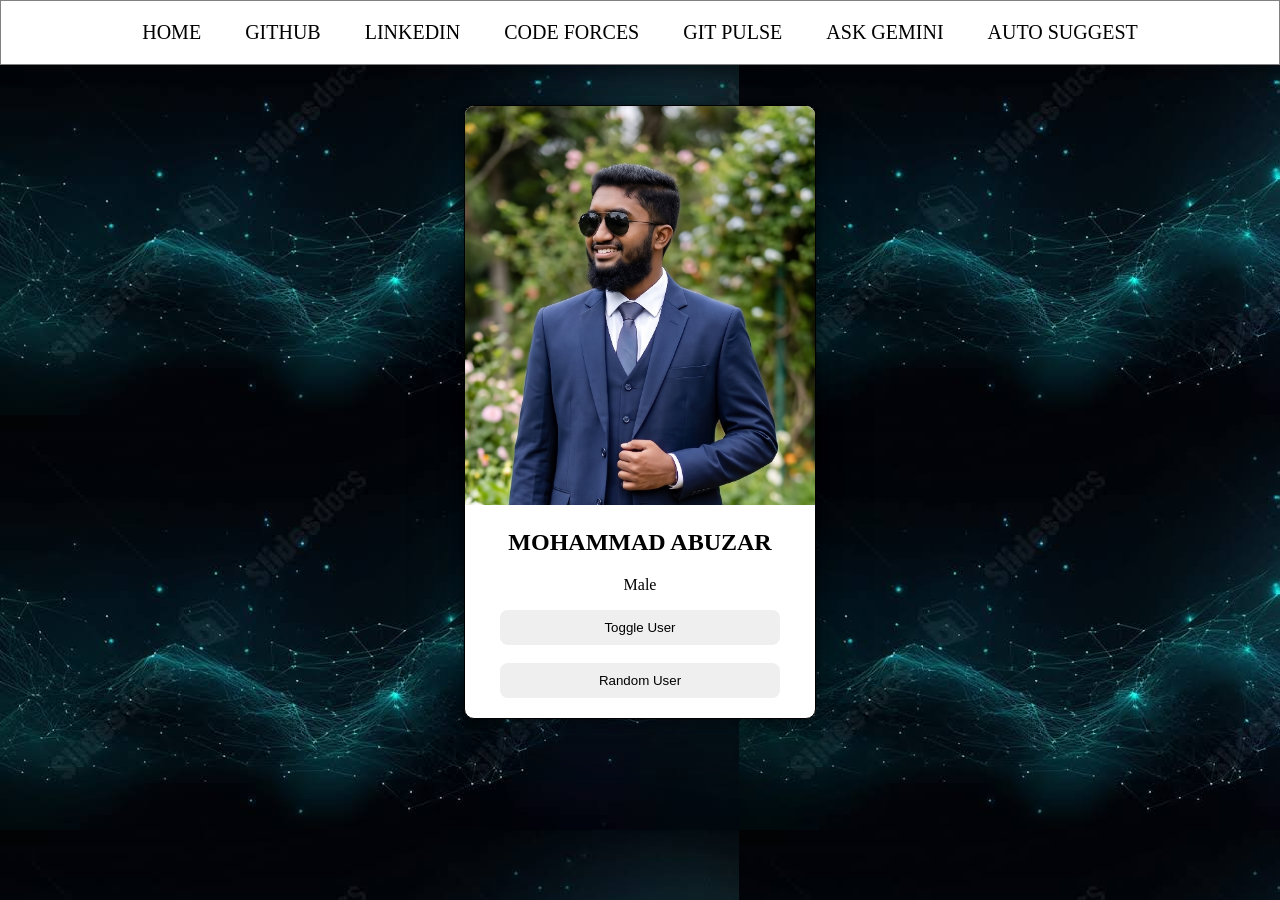
<file: target/classes/static/index.html>
<!DOCTYPE html>
<html lang="en">
<head>
    <meta charset="UTF-8">
    <meta name="viewport" content="width=device-width, initial-scale=1.0">
    <title>Document</title>
    <link rel="stylesheet" href="index.css">
</head>
<body>
   <div class="navbar">
        <a href="" target="_blank">HOME</a>
        <a href="https://github.com/MOHAMMED-ABUZAR317" target="_blank">GITHUB</a>
        <a href="https://www.linkedin.com/in/mohammed-abuzar-9061a1375/" target="_blank">LINKEDIN</a>
        <a href="codeforces-stats.html" target="_blank">CODE FORCES</a>
        <a href="gitpulse.html" target="_blank">GIT PULSE</a>
        <a href="ask-gemini.html" target="_blank">ASK GEMINI</a>
        <a href="autosuggest.html" target="_blank">AUTO SUGGEST</a>
    </div>
    
     <div class="card">
<img id="user-image" src="passport photo.png" alt="image not found">
    <h2 id="user-name">MOHAMMAD ABUZAR</h2>
    <p id="user-gender">Male</p>
    <button onclick="ToggleUser()">Toggle User</button>
    <br>
    <br>
    <button onclick="RandomUser()">Random User</button>
        </div>
       
    <script src="index.js"></script>
</body>
</html>
</file>
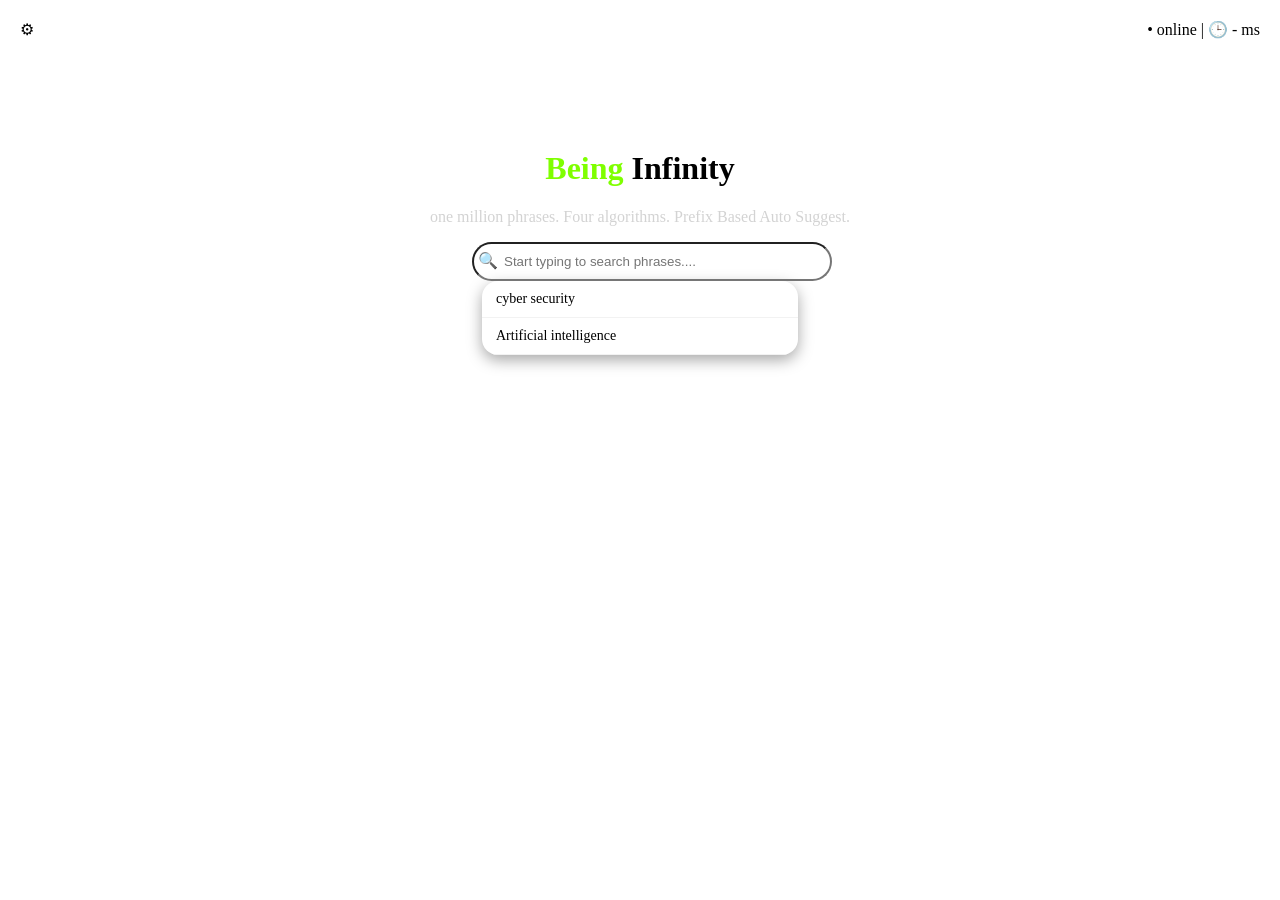
<file: target/classes/static/autosuggest.html>
<!DOCTYPE html>
<html lang="en">
<head>
    <meta charset="UTF-8">
    <meta name="viewport" content="width=device-width, initial-scale=1.0">
    <title>AUTO SUGGEST</title>
    <style>
        body{
            text-align: center;
            align-items: right;
        }
        .gear{
            position: fixed;
            top: 20px;
            left:20px;
        }
        .pill{
            position: fixed;
            top: 20px;
            right: 20px;
        }
        .logo{
            margin-top: 150px;
            font-weight: bold;
        }
        .being{
            color:chartreuse;
        }
        .tag-line{
            color:lightgray;
        }

        .search-icon{
        position:relative;
        left: 30px;
        }
        .bar{
            border-radius: 60px;
            position: relative;
            padding: 10px;
            padding-left: 30px;
            width :25%;
            background-color: transparent;
        }
        
            .searchbox-suggestions {
           width:25%;
           border-radius : 16px;
            text-align:left;
            overflow:hidden;
            margin: auto;
            border-color:black;
            padding-left: auto;
            padding-right:auto;
            box-shadow: rgba(0, 0, 0, 0.35) 0px 5px 15px;  
        }
         .suggestion {
            padding: 10px 14px;
            border-bottom: 1px solid #f2f2f2;
            font-size: 14px;
        }
        </style>
    
</head>
<body>
    <span class="gear">&#x2699;</span>
    <span class ="pill">&#8226; online | &#x1F552; - ms</span>
    <h1 class = "logo">
        <span class = "being">Being</span>
        <span = class = "infinity">Infinity</span>
    </h1>
    <p class = "tag-line">one million phrases. Four algorithms. Prefix Based Auto Suggest.</p>
    <span class="search-icon"> &#128269;</span>
    <input class="bar" type="text" placeholder="Start typing to search phrases....">
        <div class = "searchbox-suggestions">
        <div class = "suggestion">cyber security</div>
        <div class = "suggestion ">Artificial intelligence</div>
        </div>
    <script>    

    </script>
</body>
</html>
</file>
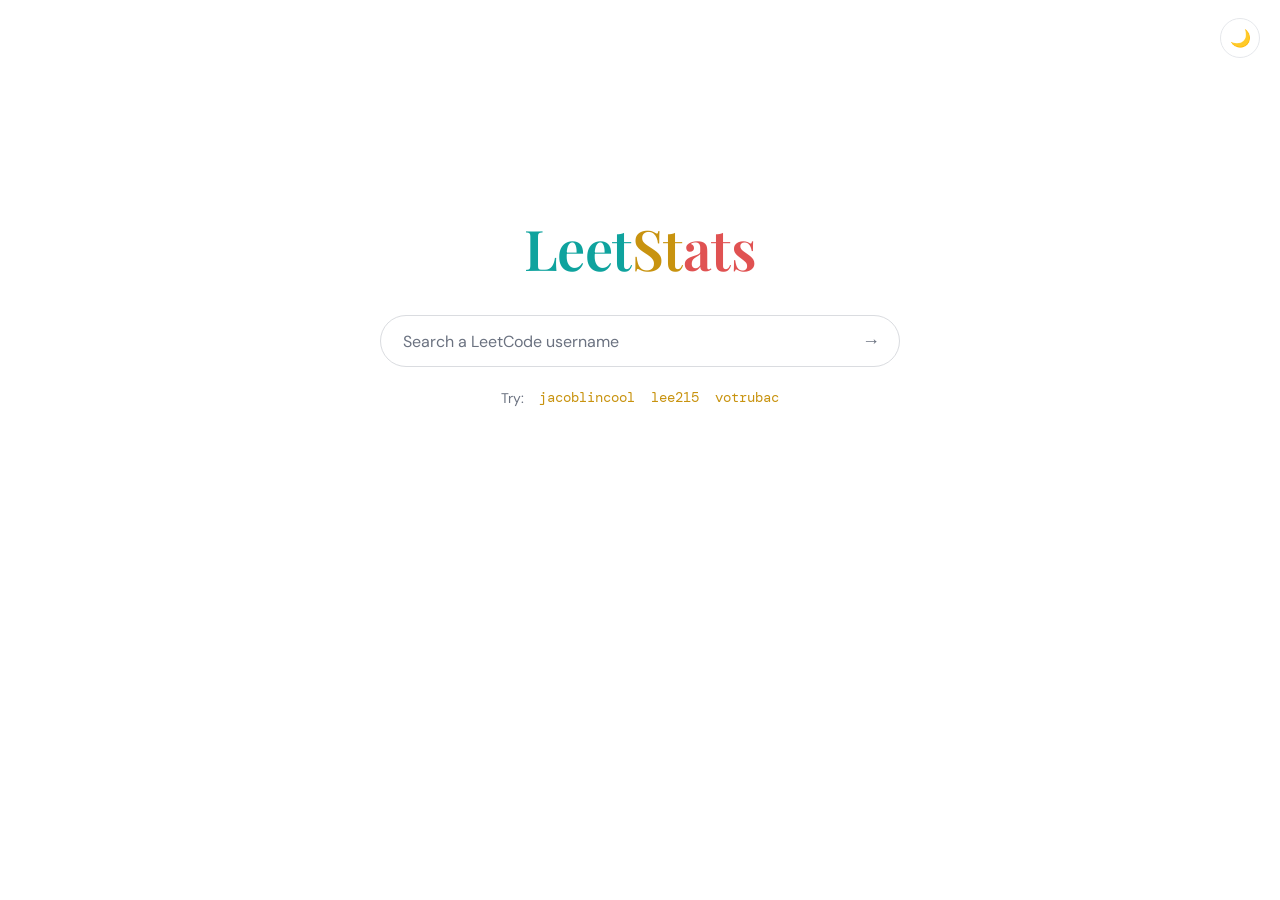
<file: target/classes/static/leetcode-stats.html>
<!DOCTYPE html>
<html lang="en" data-theme="light">
<head>
<meta charset="UTF-8">
<meta name="viewport" content="width=device-width, initial-scale=1.0">
<title>LeetStats</title>
<link rel="preconnect" href="https://fonts.googleapis.com">
<link rel="preconnect" href="https://fonts.gstatic.com" crossorigin>
<link href="https://fonts.googleapis.com/css2?family=Playfair+Display:wght@600&family=DM+Sans:wght@400;500;700&family=DM+Mono:wght@400;500&display=swap" rel="stylesheet">
<style>
  :root, [data-theme="light"] {
    --bg: #ffffff;
    --text: #1f2328;
    --muted: #6b7280;
    --line: #e5e7eb;
    --surface: #ffffff;
    --input-border: #dadce0;
    --input-shadow: rgba(32, 33, 36, 0.12);
    --track: #f0f1f3;
    --easy: #0fa39e;
    --medium: #c8930f;
    --hard: #e05252;
    --accent: #c8930f;
    --card-shadow: 0 1px 3px rgba(32, 33, 36, 0.08), 0 8px 28px rgba(32, 33, 36, 0.06);
  }
  [data-theme="dark"] {
    --bg: #0a0b0d;
    --text: #e9e7e2;
    --muted: #8b8f98;
    --line: rgba(255, 255, 255, 0.09);
    --surface: #121418;
    --input-border: rgba(255, 255, 255, 0.14);
    --input-shadow: rgba(0, 0, 0, 0.5);
    --track: rgba(255, 255, 255, 0.08);
    --easy: #3ddad7;
    --medium: #e3b341;
    --hard: #ff6b6b;
    --accent: #e3b341;
    --card-shadow: 0 20px 50px rgba(0, 0, 0, 0.45);
  }

  * { margin: 0; padding: 0; box-sizing: border-box; }

  html, body { height: 100%; }

  body {
    background: var(--bg);
    color: var(--text);
    font-family: "DM Sans", system-ui, sans-serif;
    display: flex;
    flex-direction: column;
    align-items: center;
    transition: background 0.25s, color 0.25s;
  }

  /* theme toggle, top right */
  .theme-toggle {
    position: fixed;
    top: 18px;
    right: 20px;
    width: 40px;
    height: 40px;
    border-radius: 50%;
    border: 1px solid var(--line);
    background: var(--surface);
    color: var(--text);
    font-size: 17px;
    cursor: pointer;
    display: flex;
    align-items: center;
    justify-content: center;
    transition: background 0.25s, border-color 0.25s, transform 0.15s;
    z-index: 10;
  }
  .theme-toggle:hover { transform: scale(1.06); }
  .theme-toggle:focus-visible { outline: 2px solid var(--accent); outline-offset: 2px; }

  main {
    width: 100%;
    max-width: 640px;
    padding: 0 24px 64px;
    display: flex;
    flex-direction: column;
    align-items: center;
    /* Google-style: sits a bit above vertical center when idle */
    margin-top: clamp(96px, 24vh, 210px);
    transition: margin-top 0.45s cubic-bezier(0.3, 0.8, 0.3, 1);
  }
  body.has-result main { margin-top: 72px; }

  .wordmark {
    font-family: "Playfair Display", serif;
    font-weight: 600;
    font-size: clamp(40px, 8vw, 56px);
    letter-spacing: -0.01em;
    margin-bottom: 30px;
    user-select: none;
  }
  .wordmark .l { color: var(--easy); }
  .wordmark .e { color: var(--medium); }
  .wordmark .t { color: var(--hard); }

  /* search */
  .search {
    width: 100%;
    max-width: 520px;
    display: flex;
    align-items: center;
    gap: 12px;
    background: var(--surface);
    border: 1px solid var(--input-border);
    border-radius: 999px;
    padding: 0 8px 0 22px;
    height: 52px;
    transition: box-shadow 0.2s, border-color 0.2s, background 0.25s;
  }
  .search:focus-within {
    box-shadow: 0 2px 10px var(--input-shadow);
    border-color: transparent;
  }
  [data-theme="dark"] .search:focus-within { border-color: var(--accent); box-shadow: none; }

  .search input {
    flex: 1;
    min-width: 0;
    border: none;
    outline: none;
    background: transparent;
    color: var(--text);
    font-family: "DM Mono", monospace;
    font-size: 16px;
  }
  .search input::placeholder { color: var(--muted); font-family: "DM Sans", sans-serif; }

  .search button {
    border: none;
    background: transparent;
    color: var(--muted);
    font-size: 18px;
    width: 40px;
    height: 40px;
    border-radius: 50%;
    cursor: pointer;
    display: flex;
    align-items: center;
    justify-content: center;
    transition: color 0.15s, background 0.15s;
  }
  .search button:hover { color: var(--accent); background: var(--track); }
  .search button:focus-visible { outline: 2px solid var(--accent); outline-offset: 1px; }
  .search button:disabled { opacity: 0.45; cursor: wait; }

  .try {
    margin-top: 20px;
    font-size: 14px;
    color: var(--muted);
    display: flex;
    gap: 14px;
    align-items: center;
    flex-wrap: wrap;
    justify-content: center;
  }
  .try button {
    background: none;
    border: none;
    padding: 2px 1px;
    color: var(--accent);
    font-family: "DM Mono", monospace;
    font-size: 13.5px;
    cursor: pointer;
    border-bottom: 1px dashed transparent;
    transition: border-color 0.15s;
  }
  .try button:hover { border-bottom-color: var(--accent); }
  .try button:focus-visible { outline: 2px solid var(--accent); outline-offset: 2px; }

  /* states */
  .loader {
    margin-top: 52px;
    width: 34px; height: 34px;
    border: 3px solid var(--track);
    border-top-color: var(--accent);
    border-radius: 50%;
    animation: spin 0.8s linear infinite;
  }
  @keyframes spin { to { transform: rotate(360deg); } }

  .error {
    margin-top: 44px;
    text-align: center;
    color: var(--muted);
    font-size: 14.5px;
    line-height: 1.6;
    max-width: 420px;
  }
  .error b { color: var(--hard); font-weight: 700; display: block; margin-bottom: 4px; }

  /* card */
  .card {
    width: 100%;
    margin-top: 44px;
    background: var(--surface);
    border: 1px solid var(--line);
    border-radius: 18px;
    padding: 30px 34px;
    box-shadow: var(--card-shadow);
    animation: rise 0.45s cubic-bezier(0.2, 0.7, 0.3, 1) both;
    transition: background 0.25s, border-color 0.25s;
  }
  @keyframes rise {
    from { opacity: 0; transform: translateY(14px); }
    to   { opacity: 1; transform: translateY(0); }
  }

  .card-head {
    display: flex;
    justify-content: space-between;
    align-items: baseline;
    gap: 10px;
    flex-wrap: wrap;
    margin-bottom: 26px;
  }
  .card-head a {
    font-family: "Playfair Display", serif;
    font-size: 23px;
    font-weight: 600;
    color: var(--text);
    text-decoration: none;
  }
  .card-head a:hover { color: var(--accent); }
  .card-head .rank {
    font-family: "DM Mono", monospace;
    font-size: 13px;
    color: var(--muted);
  }
  .card-head .rank b { color: var(--accent); font-weight: 500; }

  .card-body {
    display: grid;
    grid-template-columns: 168px 1fr;
    gap: 34px;
    align-items: center;
  }

  .ring-wrap { position: relative; width: 168px; height: 168px; margin: 0 auto; }
  .ring-wrap svg { transform: rotate(-90deg); display: block; }
  .ring-track { fill: none; stroke: var(--track); stroke-width: 9; }
  .ring-fill {
    fill: none;
    stroke: var(--accent);
    stroke-width: 9;
    stroke-linecap: round;
    transition: stroke-dashoffset 1.1s cubic-bezier(0.3, 0.8, 0.3, 1), stroke 0.25s;
  }
  .ring-center {
    position: absolute; inset: 0;
    display: flex; flex-direction: column;
    align-items: center; justify-content: center;
  }
  .ring-center .big {
    font-family: "DM Mono", monospace;
    font-size: 36px;
    line-height: 1;
  }
  .ring-center .small {
    color: var(--muted);
    font-size: 11.5px;
    margin-top: 6px;
    letter-spacing: 0.06em;
    text-transform: uppercase;
  }

  .bars { display: flex; flex-direction: column; gap: 18px; }
  .bar-top {
    display: flex;
    justify-content: space-between;
    align-items: baseline;
    margin-bottom: 7px;
  }
  .bar-top .label {
    font-size: 12.5px;
    font-weight: 700;
    letter-spacing: 0.09em;
    text-transform: uppercase;
  }
  .bar-top .nums {
    font-family: "DM Mono", monospace;
    font-size: 13px;
    color: var(--muted);
  }
  .bar-top .nums b { color: var(--text); font-weight: 500; }
  .bar-track { height: 7px; border-radius: 99px; background: var(--track); overflow: hidden; }
  .bar-fill { height: 100%; width: 0; border-radius: 99px; transition: width 1.1s cubic-bezier(0.3, 0.8, 0.3, 1); }
  .easy   .label { color: var(--easy); }   .easy   .bar-fill { background: var(--easy); }
  .medium .label { color: var(--medium); } .medium .bar-fill { background: var(--medium); }
  .hard   .label { color: var(--hard); }   .hard   .bar-fill { background: var(--hard); }

  .hidden { display: none !important; }

  @media (max-width: 540px) {
    .card { padding: 24px 20px; }
    .card-body { grid-template-columns: 1fr; gap: 26px; }
  }

  @media (prefers-reduced-motion: reduce) {
    * { animation: none !important; transition: none !important; }
  }
</style>
</head>
<body>
  <button class="theme-toggle" id="theme-toggle" aria-label="Switch theme" title="Switch theme">🌙</button>

  <main>
    <h1 class="wordmark"><span class="l">Leet</span><span class="e">St</span><span class="t">ats</span></h1>

    <div class="search">
      <input id="username" type="text" placeholder="Search a LeetCode username" autocomplete="off" spellcheck="false" aria-label="LeetCode username">
      <button id="go" aria-label="Fetch stats" title="Fetch stats">→</button>
    </div>

    <div class="try">
      <span>Try:</span>
      <button data-u="jacoblincool">jacoblincool</button>
      <button data-u="lee215">lee215</button>
      <button data-u="votrubac">votrubac</button>
    </div>

    <div id="loading" class="loader hidden" role="status" aria-label="Loading"></div>

    <div id="error" class="error hidden" role="alert">
      <b>Couldn't fetch that profile</b>
      <span id="error-msg"></span>
    </div>

    <section id="card" class="card hidden" aria-live="polite">
      <div class="card-head">
        <a id="profile-link" href="#" target="_blank" rel="noopener"></a>
        <span class="rank">Rank <b id="ranking">—</b></span>
      </div>
      <div class="card-body">
        <div class="ring-wrap">
          <svg width="168" height="168" viewBox="0 0 168 168" aria-hidden="true">
            <circle class="ring-track" cx="84" cy="84" r="74"></circle>
            <circle class="ring-fill" id="ring" cx="84" cy="84" r="74"></circle>
          </svg>
          <div class="ring-center">
            <div class="big" id="total-solved">0</div>
            <div class="small" id="total-label">solved</div>
          </div>
        </div>
        <div class="bars">
          <div class="bar-row easy">
            <div class="bar-top"><span class="label">Easy</span>
              <span class="nums"><b id="easy-solved">0</b> / <span id="easy-total">0</span></span></div>
            <div class="bar-track"><div class="bar-fill" id="easy-bar"></div></div>
          </div>
          <div class="bar-row medium">
            <div class="bar-top"><span class="label">Medium</span>
              <span class="nums"><b id="medium-solved">0</b> / <span id="medium-total">0</span></span></div>
            <div class="bar-track"><div class="bar-fill" id="medium-bar"></div></div>
          </div>
          <div class="bar-row hard">
            <div class="bar-top"><span class="label">Hard</span>
              <span class="nums"><b id="hard-solved">0</b> / <span id="hard-total">0</span></span></div>
            <div class="bar-track"><div class="bar-fill" id="hard-bar"></div></div>
          </div>
        </div>
      </div>
    </section>
  </main>

<script>
(function () {
  "use strict";

  /* ---------- theme ---------- */
  var root = document.documentElement;
  var toggle = document.getElementById("theme-toggle");
  var prefersDark = window.matchMedia("(prefers-color-scheme: dark)").matches;
  setTheme(prefersDark ? "dark" : "light");

  function setTheme(t) {
    root.setAttribute("data-theme", t);
    toggle.textContent = t === "dark" ? "☀️" : "🌙";
  }
  toggle.addEventListener("click", function () {
    setTheme(root.getAttribute("data-theme") === "dark" ? "light" : "dark");
  });

  /* ---------- elements ---------- */
  var input = document.getElementById("username");
  var goBtn = document.getElementById("go");
  var loadingEl = document.getElementById("loading");
  var errorEl = document.getElementById("error");
  var errorMsg = document.getElementById("error-msg");
  var cardEl = document.getElementById("card");

  var RING_R = 74;
  var RING_C = 2 * Math.PI * RING_R;
  var ring = document.getElementById("ring");
  ring.setAttribute("stroke-dasharray", RING_C);
  ring.setAttribute("stroke-dashoffset", RING_C);

  /* ---------- data sources (tried in order) ---------- */
  var SOURCES = [
    {
      url: function (u) { return "https://leetcode-api-faisalshohag.vercel.app/" + encodeURIComponent(u); },
      parse: function (d) {
        if (!d || d.errors || d.totalSolved === undefined) return null;
        return pick(d);
      }
    },
    {
      url: function (u) { return "https://alfa-leetcode-api.onrender.com/userProfile/" + encodeURIComponent(u); },
      parse: function (d) {
        if (!d || d.errors || d.totalSolved === undefined) return null;
        return pick(d);
      }
    },
    {
      url: function (u) { return "https://leetcode-stats-api.herokuapp.com/" + encodeURIComponent(u); },
      parse: function (d) {
        if (!d || d.status !== "success") return null;
        return pick(d);
      }
    }
  ];

  function pick(d) {
    return {
      totalSolved: d.totalSolved, totalQuestions: d.totalQuestions,
      easySolved: d.easySolved, totalEasy: d.totalEasy,
      mediumSolved: d.mediumSolved, totalMedium: d.totalMedium,
      hardSolved: d.hardSolved, totalHard: d.totalHard,
      ranking: d.ranking
    };
  }

  function fetchWithTimeout(url, ms) {
    var ctrl = new AbortController();
    var t = setTimeout(function () { ctrl.abort(); }, ms);
    return fetch(url, { signal: ctrl.signal })
      .then(function (r) { return r.json(); })
      .finally(function () { clearTimeout(t); });
  }

  function fetchStats(username) {
    var i = 0;
    function tryNext() {
      if (i >= SOURCES.length) return Promise.reject(new Error("all sources failed"));
      var src = SOURCES[i++];
      return fetchWithTimeout(src.url(username), 12000)
        .then(function (json) {
          var parsed = src.parse(json);
          return parsed || tryNext();
        })
        .catch(function () { return tryNext(); });
    }
    return tryNext();
  }

  /* ---------- rendering ---------- */
  function fmt(n) {
    if (n === null || n === undefined || isNaN(n)) return "—";
    return Number(n).toLocaleString("en-US");
  }

  function countUp(el, target, ms) {
    var reduce = window.matchMedia("(prefers-reduced-motion: reduce)").matches;
    if (reduce || !target) { el.textContent = fmt(target || 0); return; }
    var start = performance.now();
    (function step(now) {
      var p = Math.min(((now || performance.now()) - start) / ms, 1);
      var eased = 1 - Math.pow(1 - p, 3);
      el.textContent = fmt(Math.round(target * eased));
      if (p < 1) requestAnimationFrame(step);
    })();
  }

  function setBar(id, solved, total) {
    var pct = total > 0 ? (solved / total) * 100 : 0;
    document.getElementById(id).style.width = Math.max(pct, solved > 0 ? 2 : 0) + "%";
  }

  function render(username, s) {
    var link = document.getElementById("profile-link");
    link.textContent = username;
    link.href = "https://leetcode.com/u/" + encodeURIComponent(username) + "/";

    document.getElementById("ranking").textContent = "#" + fmt(s.ranking);
    document.getElementById("total-label").textContent = "of " + fmt(s.totalQuestions);
    document.getElementById("easy-solved").textContent = fmt(s.easySolved);
    document.getElementById("easy-total").textContent = fmt(s.totalEasy);
    document.getElementById("medium-solved").textContent = fmt(s.mediumSolved);
    document.getElementById("medium-total").textContent = fmt(s.totalMedium);
    document.getElementById("hard-solved").textContent = fmt(s.hardSolved);
    document.getElementById("hard-total").textContent = fmt(s.totalHard);

    document.body.classList.add("has-result");
    cardEl.classList.remove("hidden");

    requestAnimationFrame(function () {
      requestAnimationFrame(function () {
        countUp(document.getElementById("total-solved"), s.totalSolved, 1100);
        var pct = s.totalQuestions > 0 ? s.totalSolved / s.totalQuestions : 0;
        ring.setAttribute("stroke-dashoffset", RING_C * (1 - pct));
        setBar("easy-bar", s.easySolved, s.totalEasy);
        setBar("medium-bar", s.mediumSolved, s.totalMedium);
        setBar("hard-bar", s.hardSolved, s.totalHard);
      });
    });
  }

  function resetCard() {
    ring.setAttribute("stroke-dashoffset", RING_C);
    ["easy-bar", "medium-bar", "hard-bar"].forEach(function (id) {
      document.getElementById(id).style.width = "0";
    });
    document.getElementById("total-solved").textContent = "0";
  }

  /* ---------- flow ---------- */
  var busy = false;

  function lookup(username) {
    username = (username || "").trim();
    if (!username || busy) return;
    busy = true;

    input.value = username;
    goBtn.disabled = true;
    errorEl.classList.add("hidden");
    cardEl.classList.add("hidden");
    resetCard();
    loadingEl.classList.remove("hidden");

    fetchStats(username)
      .then(function (stats) {
        loadingEl.classList.add("hidden");
        render(username, stats);
      })
      .catch(function () {
        loadingEl.classList.add("hidden");
        errorMsg.textContent = 'No stats found for "' + username +
          '". Check the spelling, or the public stats APIs may be briefly busy — try again in a moment.';
        errorEl.classList.remove("hidden");
      })
      .finally(function () {
        goBtn.disabled = false;
        busy = false;
      });
  }

  goBtn.addEventListener("click", function () { lookup(input.value); });
  input.addEventListener("keydown", function (e) { if (e.key === "Enter") lookup(input.value); });
  document.querySelectorAll(".try button").forEach(function (b) {
    b.addEventListener("click", function () { lookup(b.dataset.u); });
  });
})();
</script>
</body>
</html>
</file>
<file: target/classes/static/index.css>
body{
    margin: 0px;
    background-color:cornflowerblue;
    background-image:url("neon.jpg");
}

.navbar{
    border-style: solid;
    border-width: 1px;
    border-color: gray;
    padding:20px;
    text-align: center;
    background-color: white;
    box-shadow: rgba(0, 0, 0, 0.35) 0px 5px 15px;
}

.navbar a{
    text-decoration: none;
    color: black;
    font-size: 20px;
    padding: 20px;
}

.navbar a:hover{
    color:blue;
    background-color: aqua;
    border-radius: 10px;
}

.card{  
    border : 1px solid black;
    border-radius: 10px;
    background-color: white;
    width: 350px;
    margin-top: 20px;
    overflow: hidden;
    text-align: center;
    padding-bottom: 50 px;
    margin-left: auto;
    margin-right: auto;
    margin-top: 40px;
    padding-bottom: 20px;
    box-shadow: rgba(0, 0, 0, 0.25) 0px 54px 55px, rgba(0, 0, 0, 0.12) 0px -12px 30px, rgba(0, 0, 0, 0.12) 0px 4px 6px, rgba(0, 0, 0, 0.17) 0px 12px 13px, rgba(0, 0, 0, 0.09) 0px -3px 5px;
}

.card img{
    width: 100%;
}

.card button{
    border-radius:8px;
    border: none;
    padding:10px;
    width:80%
}
.card button:hover{
    background-color: aqua;
    color: blue;
    cursor: pointer;
}
</file>
